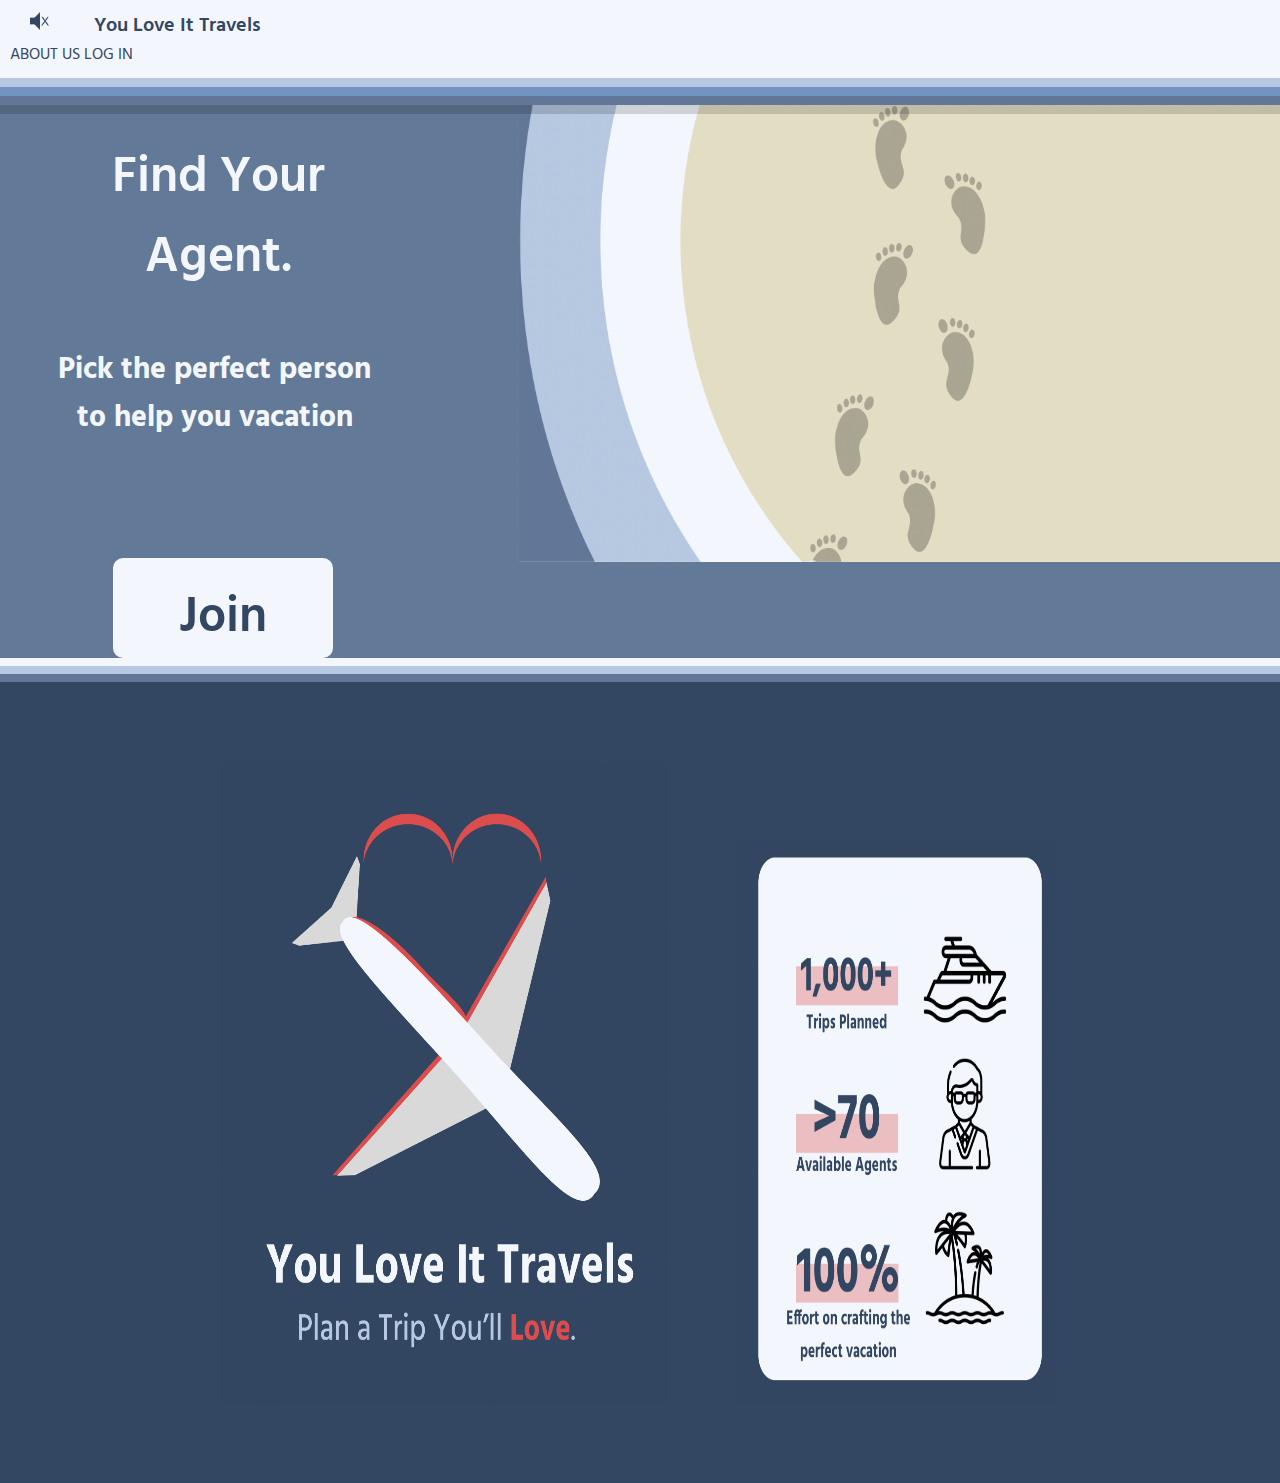
<file: index.html>
<!DOCTYPE html>
<html>

<head>

  <link href="https://cdn.jsdelivr.net/npm/bootstrap@5.2.0-beta1/dist/css/bootstrap.min.css" rel="stylesheet"
    integrity="sha384-0evHe/X+R7YkIZDRvuzKMRqM+OrBnVFBL6DOitfPri4tjfHxaWutUpFmBp4vmVor" crossorigin="anonymous">
  <link rel="preconnect" href="https://fonts.googleapis.com">
  <link rel="preconnect" href="https://fonts.gstatic.com" crossorigin>
  <link href="https://fonts.googleapis.com/css2?family=Hind:wght@300;600&display=swap" rel="stylesheet">
  <meta charset="utf-8">
  <meta name="viewport" content="width=device-width">
  <title>You Love It Travels</title>
  <link href="style.css" rel="stylesheet" type="text/css" />
</head>

<body>
  <div class="header">
    <div class="nav">
      <div class="left-nav">
        <div onclick="audioChange()" style="display: inline-block;">
          <img class="nav-menu-image" id="audioicon" src="Images/novolume.png" />
        </div>
        <h2 class="nav-title">You Love It Travels</h2>
      </div>
      <div class="right-half">
        <a class="nav-options" href="about.html">ABOUT USㅤ</a>
        <a id="log-in" class="nav-options" href="Images/contact.html">ㅤㅤLOG IN</a>
      </div>
    </div>
    <div class="separators">
      <div class="separator1">
      </div>
      <div class="separator2">
      </div>
      <div class="separator3">
      </div>
      <div class="separator4">
      </div>
    </div>
  </div>
  <div class="main-content">
    <div class="top-half">
      <div class="left-side box">
        <h3 class="bigtext">Find Your Agent.</h3>
        <h4 class="smalltext">Pick the perfect person to help you vacation</h4>
        <div class="button">
          <a class="button-text" href="contact.html"> Join </a>
        </div>
      </div>
      <div class="right-side box">
        <img class="beach-icon" src="Images/beach.png" />
      </div>
    </div>
    <div class="separatora">
    </div>
    <div class="separatorb">
    </div>
    <div class="separatorc">
    </div>
    <div class="bottom-half">
      <img class="logobig" src="Images/logo.png" />
      <img class="statspic" src="Images/stats.png" />
    </div>
  </div>
  <script src="stuff.js"></script>
  <audio id="musicplayer" loop="true">
    <source src="Images/hawaiian.mp3" type="audio/mpeg">
  </audio>
</body>

</html>
</file>
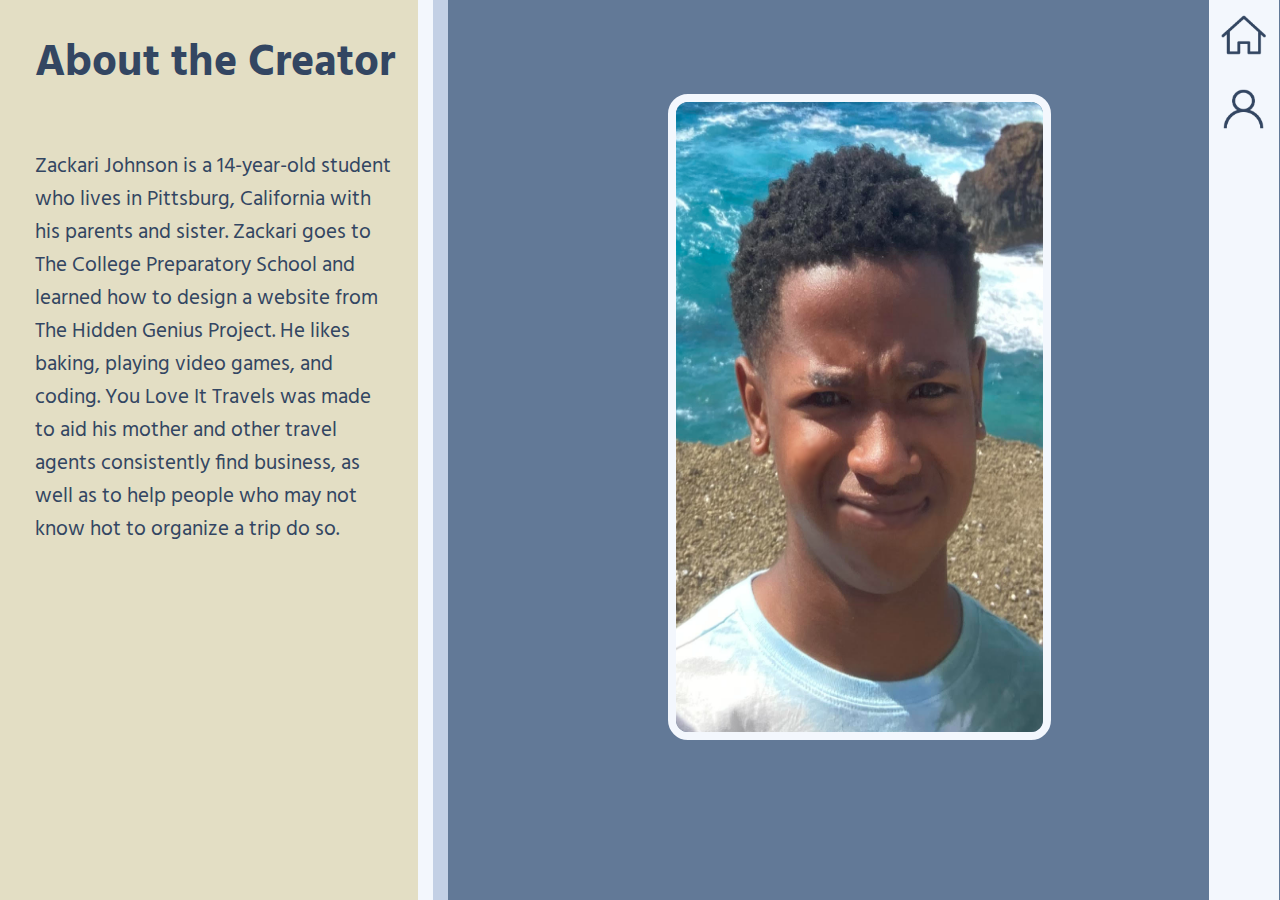
<file: about.html>
<!DOCTYPE html>
<html>

<head>
  <meta charset="utf-8">
  <meta name="viewport" content="width=device-width">
  <title>About Us</title>
  <link href="style.css" rel="stylesheet" type="text/css" />
  <link rel="preconnect" href="https://fonts.googleapis.com">
  <link rel="preconnect" href="https://fonts.gstatic.com" crossorigin>
  <link href="https://fonts.googleapis.com/css2?family=Hind:wght@300;600&display=swap" rel="stylesheet">
</head>

<body>
  <div class="lefsid">
    <div class="pbox">
      <h1
        style="display: inline-block; font-family: 'hind', monospace; font-weight: 450px; color: #334662; font-size: 44px" >
        About the Creator</h1>
      <p style="display: inline-block; font-family: 'hind', monospace; font-weight: 450px; color: #334662; font-size: 21px; width: 97%;">ㅤㅤㅤZackari Johnson is a 14-year-old student who lives in Pittsburg, California with his parents and sister. Zackari goes to The College Preparatory School and learned how to design a website from The Hidden Genius Project. He likes baking, playing video games, and coding. You Love It Travels was made to aid his mother and other travel agents consistently find business, as well as to help people who may not know hot to organize a trip do so. </p>
    </div>
    <div class="vsep1"></div>
    <div class="vsep2"></div>
  </div>
  <div class="rigsid">
    <img style="height: 70%; width: 45%; margin-top: 11.5%; margin-left: 25%; display: inline-block; border-radius: 20px; border-width: 8px; border-color: #F3F7FD; border-style: solid;" src="Images/minhi.png">
    <div class="vnavbar">
      <a href="index.html"> <img id="vnavim" class="nav-menu-image" src="Images/hom.png" /></a>
      <img style="margin-top: 30px;" id="vnavim" class="nav-menu-image" src="Images/acn.png" />
    </div>
  </div>
</body>

</html>
</file>
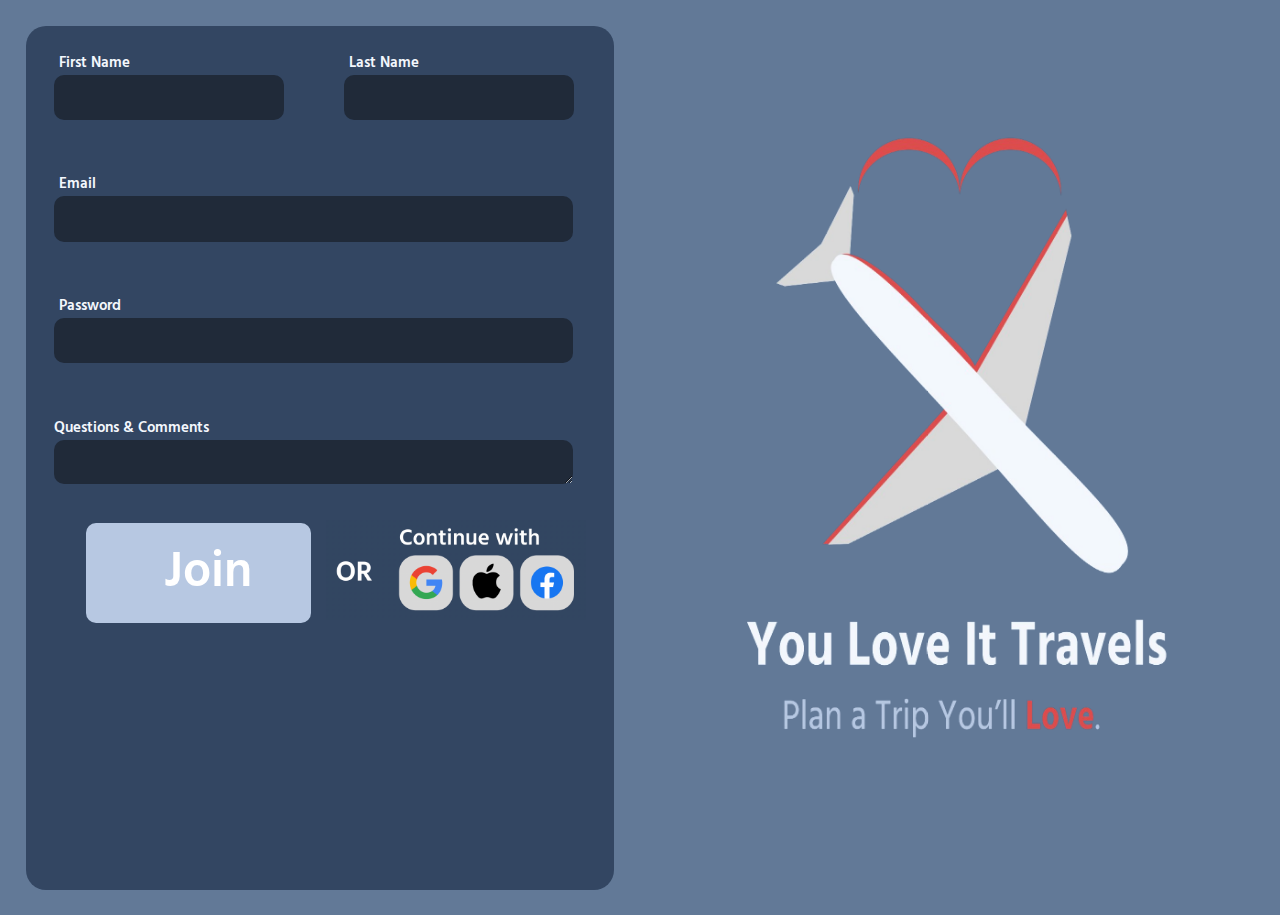
<file: contact.html>
<!DOCTYPE html>
<html>

<head>
  <link rel="preconnect" href="https://fonts.googleapis.com">
  <link rel="preconnect" href="https://fonts.gstatic.com" crossorigin>
  <link href="https://fonts.googleapis.com/css2?family=Hind:wght@300;600&display=swap" rel="stylesheet">
  <meta charset="utf-8">
  <meta name="viewport" content="width=device-width">
  <title>Log In</title>
  <link href="style.css" rel="stylesheet" type="text/css" />
</head>

<body>
  <div class="logininfobox">
    <div type="text" class="namebox">
      <h5 class="logintext">First Name</h5>
      <input id="fname" onfocus="this.value=' '" onfocus='txt_onfocus(this)' type="text" class="nameboxinput">
    </div>
    <div type="text" class="namebox">
      <h5 class="logintext">Last Name</h5>
      <input id="lname" onfocus="this.value=' '" onfocus='txt_onfocus(this)' type="text" class="nameboxinput">
    </div>
    <div type="text" class="longbox">
      <h5 class="logintext">Email</h5>
      <input type="text" class="longboxinput">
    </div>
    <div type="text" class="longbox">
      <h5 class="logintext">Password</h5>
      <input type="text" class="longboxinput">
    </div>
    <div class="qcdiv" type="textarea" class="longbox">
      <h5 id="qctxt" class="logintext">Questions & Comments</h5>
      <textarea id="qc" class="longboxinput"></textarea>
    </div>
    <div type="text" class="submit">
      <a style="color: #FFF; margin: -10px 0px 0px 10px;" class="button-text" href="service.html">Join</a>
    </div>
    <img class="continuewith" src="Images/continuewith.png" />
  </div>
  <img id="logoctc" class="logobig" src="Images/invislogo.png" />
  <script src="stuff.js"></script>
</body>

</html>
</file>
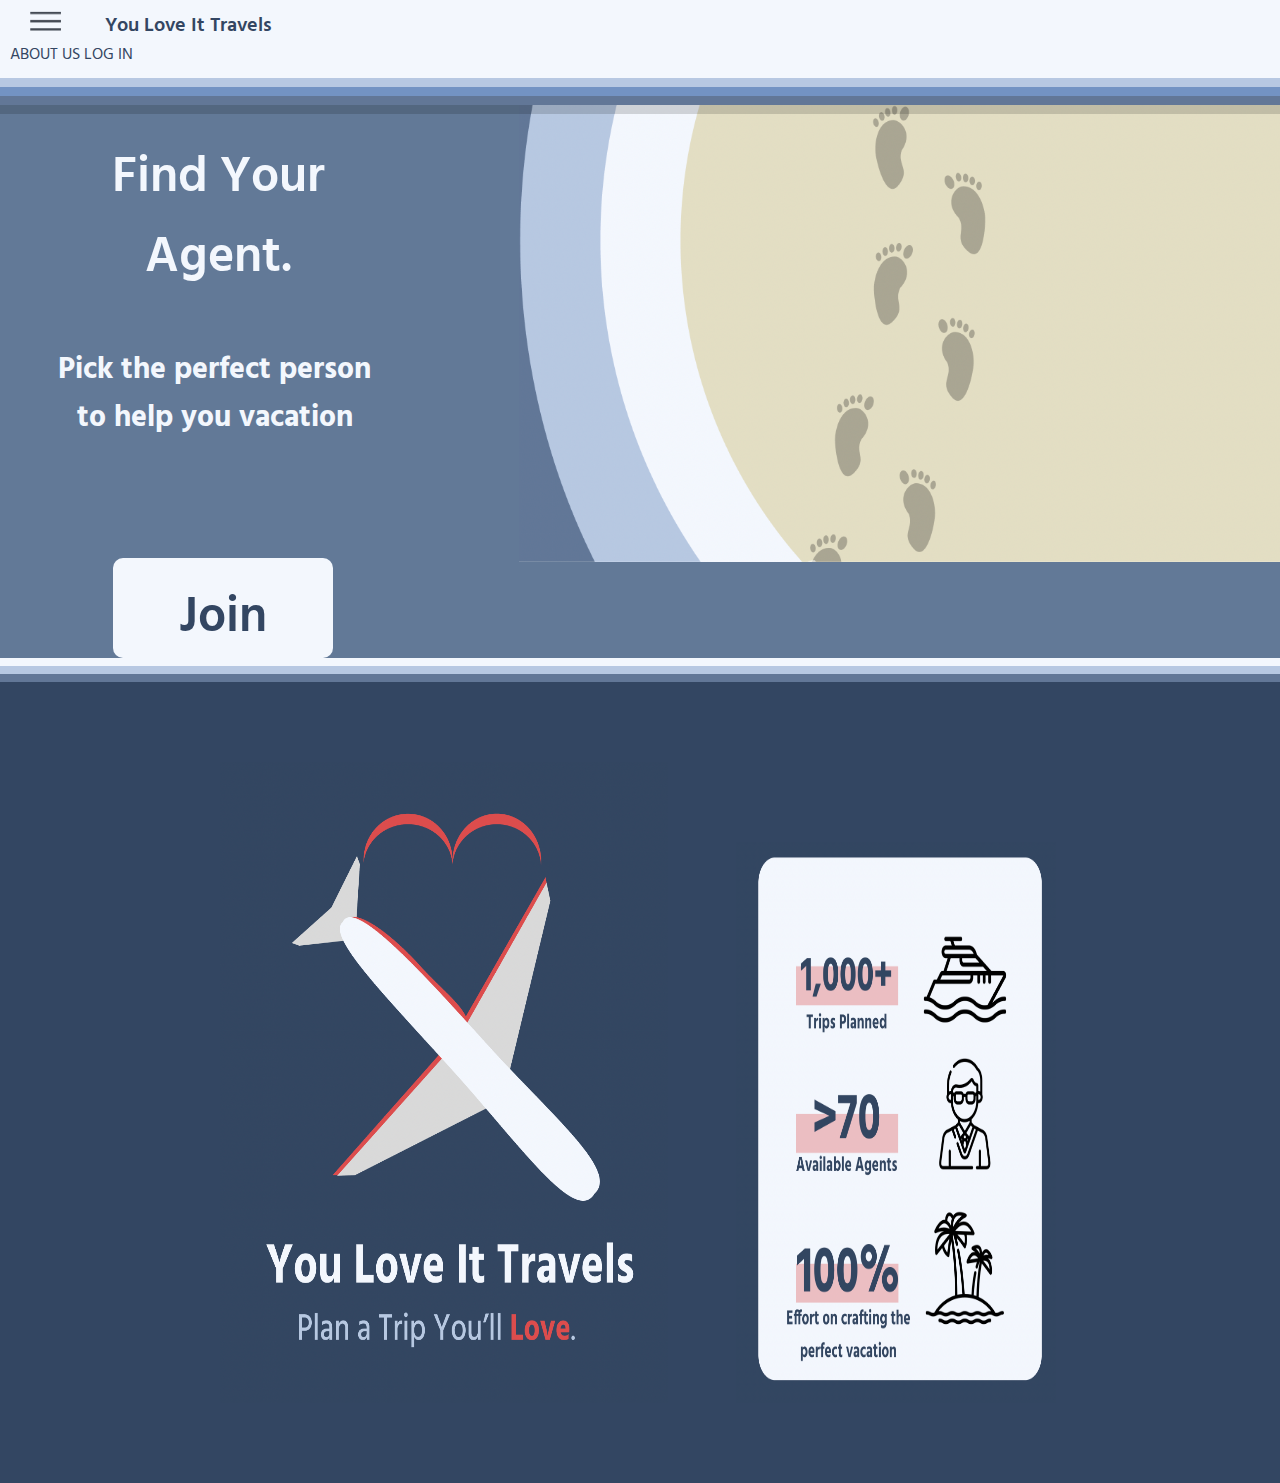
<file: home.html>
<!DOCTYPE html>
<html>

<head>
  <link href="https://cdn.jsdelivr.net/npm/bootstrap@5.2.0-beta1/dist/css/bootstrap.min.css" rel="stylesheet" integrity="sha384-0evHe/X+R7YkIZDRvuzKMRqM+OrBnVFBL6DOitfPri4tjfHxaWutUpFmBp4vmVor" crossorigin="anonymous">
  <link rel="preconnect" href="https://fonts.googleapis.com">
  <link rel="preconnect" href="https://fonts.gstatic.com" crossorigin>
  <link href="https://fonts.googleapis.com/css2?family=Hind:wght@300;600&display=swap" rel="stylesheet">
  <meta charset="utf-8">
  <meta name="viewport" content="width=device-width">
  <title>You Love It Travels</title>
  <link href="style.css" rel="stylesheet" type="text/css" />
</head>
<body>
 <div class="header">
    <div class="nav">
      <div class="left-nav">
        <img class="nav-menu-image" src="burger-icon.png"/>
        <h2 class="nav-title">You Love It Travels</h2>
      </div>
      <div class="right-half">
        <a class="nav-options" href="about.html">ABOUT USㅤ</a>
        <a id="log-in" class="nav-options" href="contact.html">ㅤㅤLOG IN</a>
      </div>
    </div>
    <div class="separators">
     <div class="separator1">
      </div>
      <div class="separator2">
      </div>
      <div class="separator3">
      </div>
      <div class="separator4">
      </div>
    </div>
  </div>
   <div class="main-content">
    <div class="top-half">
      <div class="left-side box">
        <h3 class="bigtext">Find Your Agent.</h3>
        <h4 class="smalltext">Pick the perfect person to help you vacation</h4>
        <div class="button">
          <a class="button-text" href="contact.html"> Join </a>
          </div>
      </div>
      <div class="right-side box">
        <img class="beach-icon" src="beach.png"/>
        </div>
     </div>
     <div class="separatora">
      </div>
      <div class="separatorb">
      </div>
      <div class="separatorc">
      </div>
    <div class="bottom-half">
     <img class="logobig" src="logo.png"/>
     <img class="statspic" src="stats.png"/>
      </div>
    </div>
</body>

</html>
</file>
<file: style.css>
html, body {
  height: 100%;
  max-width: 100%;
  margin: 0px;
  background-color: #627997;
}
.header {
  position: fixed;
  width: 100%;
  height: 13.89%;
}
.nav {
  width: 100%;
  height: auto;
  padding: 10px;
  background: #F3F7FD;
  justify-content: space-between;
}

.separators {
  height: 28.47%;
}
.separator1 {
  height: 25%;
  width: 100%;
  background-color: #B7C8E2;
}

.separator2 {
  height: 25%;
  width: 100%;
  background-color: #7393C3;
}
.separator3 {
  height: 25%;
  width: 100%;
  background-color: #627797;
}
.separator4 {
  height: 25%;
  width: 100%;
  background-color: #000000;
  opacity: .15;
}

.nav-menu-image { 
  height: 20px;
  margin-right: 40px;
  margin-left: 20px;
}
.nav-title { 
  display: inline-block;
  vertical-align: center;
  margin-top: 0;
  margin-bottom: 0;
  color: #334662;
  font-family: "Hind", monospace;
  font-size: 20px;
  font-weight: 600;
}
.nav-options { 
  display: inline-block;
  vertical-align: center;
  margin-bottom: 0;
  font-size: 16px;
  color: #334662;
  font-family: "Hind", monospace;
  text-decoration: none;
}
.main-content {
  height: 88.9%;
}
 .bottom-half {
  height: 100%;
  background-color: #334662;
} */
#log-in {
  padding: 40px;
}
.beach-icon {
  height: 100%;
  margin-left: 17%;
  width: 100%;
  display: inline-block;
}
.separatora {
  height: 8px;
  width: 100%;
  background-color: #F3F7FD;
}

.separatorb {
  height: 8px;
  width: 100%;
  background-color: #B7C8E2;
}
.separatorc {
  height: 8px;
  width: 100%;
  background-color: #627797;
}
.logobig {
  height: 80%;
  width: 35%;
  padding-top: 80px;
  margin-left: 220px;
}
.statspic {
  height: 70%;
  width: 25%;
  margin-left: 5%;
  margin-right: 0;
  padding-top: 80px;
}
.bigtext {
  display: inline-block;
  vertical-align: middle;
  color: #F3F7FD;
  font-family: "Hind", monospace;
  font-size: 50px;
  margin-top: 36%;
  margin-bottom: 0%;
  margin-left: 13.6%;
  text-align: center;
  font-weight: 600;
}
.smalltext {
  display: inline-block;
  vertical-align: middle;
  color: #F3F7FD;
  font-family: "Hind", monospace;
  font-size: 30px;
  padding-top: 2%;
  padding-left: 45px;
  text-align: center;
}
.button {
  height: 100px;
  width: 220px;
  background-color: #F3F7FD;
  border-radius: 10px;
  margin-left: 29.5%;
  margin-top: 20%;
}
.button-text {
  display: inline-block;
  vertical-align: middle;
  color: #334662;
  font-family: "Hind", monospace;
  font-size: 50px;
  padding-top: 9%;
  padding-left: 30%;
  text-align: center;
  font-weight: 600;
  text-decoration: none;
}
.right-side {
  width: 60%;
}
.left-side {
  width: 30%;
}

.box {
  display: inline-block;
  vertical-align: top;
}

.logininfobox {
  width: 46%;
  height: 96%;
  background-color: #334662;
  border-radius: 20px;
  margin: 2%;
  margin-right: 0%;
  display: inline-block;
}
.namebox {
  display: inline-block;
  vertical-align: top;
  width: 39%;
  height: 10%;
  border-radius: 10px;
  margin-left: 4.8%;
  margin-right: 4.8%;
  margin-bottom: 6%;
}
.logintext {
  color: #F3F7FD;
  font-family: "Hind", monospace;
  font-size: 15px;
  font-weight: 600;
  margin-left: 5px;
  margin-bottom: 0px;
}
.nameboxinput {
  height: 50%;
  width: 98.5%;
  background-color: #202A39;
  border-radius: 10px;
  border: none;
  outline: none;
  margin: 0px;
  margin-bottom: 6%;
  color:#8b94a2;
} 
.longbox {
  display: inline-block;
  vertical-align: bottom;
  width: 88.8%;
  height: 10%;
  border-radius: 10px;
  margin-left: 4.8%;
  margin-right: 4.8%;
  margin-bottom: 6%;
}
.longboxinput {
  height: 50%;
  width: 98.5%;
  background-color: #202A39;
  border-radius: 10px;
  border: none;
  outline: none;
  margin: 0px;
  margin-bottom: 6%;
  color: #8b94a2;
} 
#qc {
  resize: vertical;
  min-height: 40px;
  max-height: 200px;
  max-width: 87.468%;
  margin-left: 4.8%;
}
#qcdiv {
  height: auto;
  margin-left: 4.8%;
}
#qctxt {
  margin-left: 4.8%;
}
input:focus
{
color: #F3F7FD;
}
.submit {
  display: inline-block;
  height: 100px;
  width: 225px;
  background-color: #B7C8E2;
  border-radius: 10px;
  margin-left: 10.3%;
  margin-top: 0%;
  vertical-align: top;
}
.continuewith {
  display: inline-block;
  height: 100px;
  margin-left: 1.75%;
  margin-top: -.5%;
  vertical-align: top;
}

#logoctc {
  height: 80%;
  width: 40%;
  margin-left: 80px;
  margin-bottom: 150px;
  display: inline-block;
  vertical-align: bottom;
  position: fixed;
}
.midbar {
  height: 71.428%;
  width: 100%;
  background-color: #F3F7FD;
}
#servicepage {
  background-color: #334662;
}
.separadores {
  height: 28.572%;
  width: 100%;
}
.seperador4 {
  height: 25%;
  width: 100%;
  background-color: #293551;
}
.seperador3 {
  height: 25%;
  width: 100%;
  background-color: #576d8e;
}
.seperador2 {
  height: 25%;
  width: 100%;
  background-color: #85a0cc;
}
.seperador1 {
  height: 25%;
  width: 100%;
  background-color: #c3d0e5;
}
.navbarservice {
  position: absolute;
  height: 14%;
  width: 100%;
}
.thirdbar {
  display: inline-block;
  text-align: center;
  width: 22%;
  height: 100%;
}
#longer {
  width: 30%;
}
.services {
  color: #334662;
  font-family: "Hind", monospace;
  font-weight: 400;
  text-decoration: none;
  font-size: 24px;
  outline: none;
  border: none;
  margin-top: 15px;
  vertical-align: middle;
  text-align: center;
}
#booking {}
#chatting {}
#search {}

#ourservices {
  font-weight: 400;
  font-size: 40px;
}
.bookingdropdown {
  margin-top: 3%;
  width: 100%;
  height: 900%;
  background-color: #F3F7FD;
  display: none;
  border-style: none solid none solid;
  border-color: #334662;
  border-width: 1px;
}

#booking:hover .bookingdropdown {
  display: block;
}

.chattingdropdown {
  margin-top: 3%;
  width: 100%;
  height: 900%;
  background-color: #F3F7FD;
  display: none;
  border-style: none solid none solid;
  border-color: #334662;
  border-width: 1px;
}

#chatting:hover .chattingdropdown {
  display: block;
}

.searchdropdown {
  margin-top: 3%;
  width: 100%;
  height: 900%;
  background-color: #F3F7FD;
  display: none;
  border-style: none solid none solid;
  border-color: #334662;
  border-width: 1px;
}

.searchp {
  display: none;
  color: #334662;
  margin-top: 40%;
}

#search:hover .searchdropdown {
  display: block;
} 

.vacay {
  width: 100%;
  height: 88%;
  margin: 0px;
  margin-top: 7.5%;
}

.lefsid {
  height: 100%;
  width: 35%;
  background-color: #E3DEC4;
  display: inline-block;
  vertical-align: middle;
}

.vsep2 {
  height: 100%;
  width: 15px;
  background-color: #F3F7FD;
  float: right;
}
.vsep1 {
  height: 100%;
  width: 15px;
  background-color: #c3d0e5;
  float: right
}
.rigsid {
  width: 63.6%;
  height: 100%;
  margin-left: 1%;
  display: inline-block;
  vertical-align: middle;
}
.vnavbar {
  float: right;
  width: 70px;
  height: 100%;
  background-color: #F3F7FD;
}
#vnavim {
  float: top;
  height: 40px;
  width: 45px;
  margin-left: 12.5px;
  margin-top: 15px;
}

.pbox {
  width: 370px;
  height: 100%;
  margin-left: 35px;
  display: inline-block;
}

#audioicon {
}

#musicplayer {
}

#search:hover .searchdropdown {
  display: block;
}
</file>
